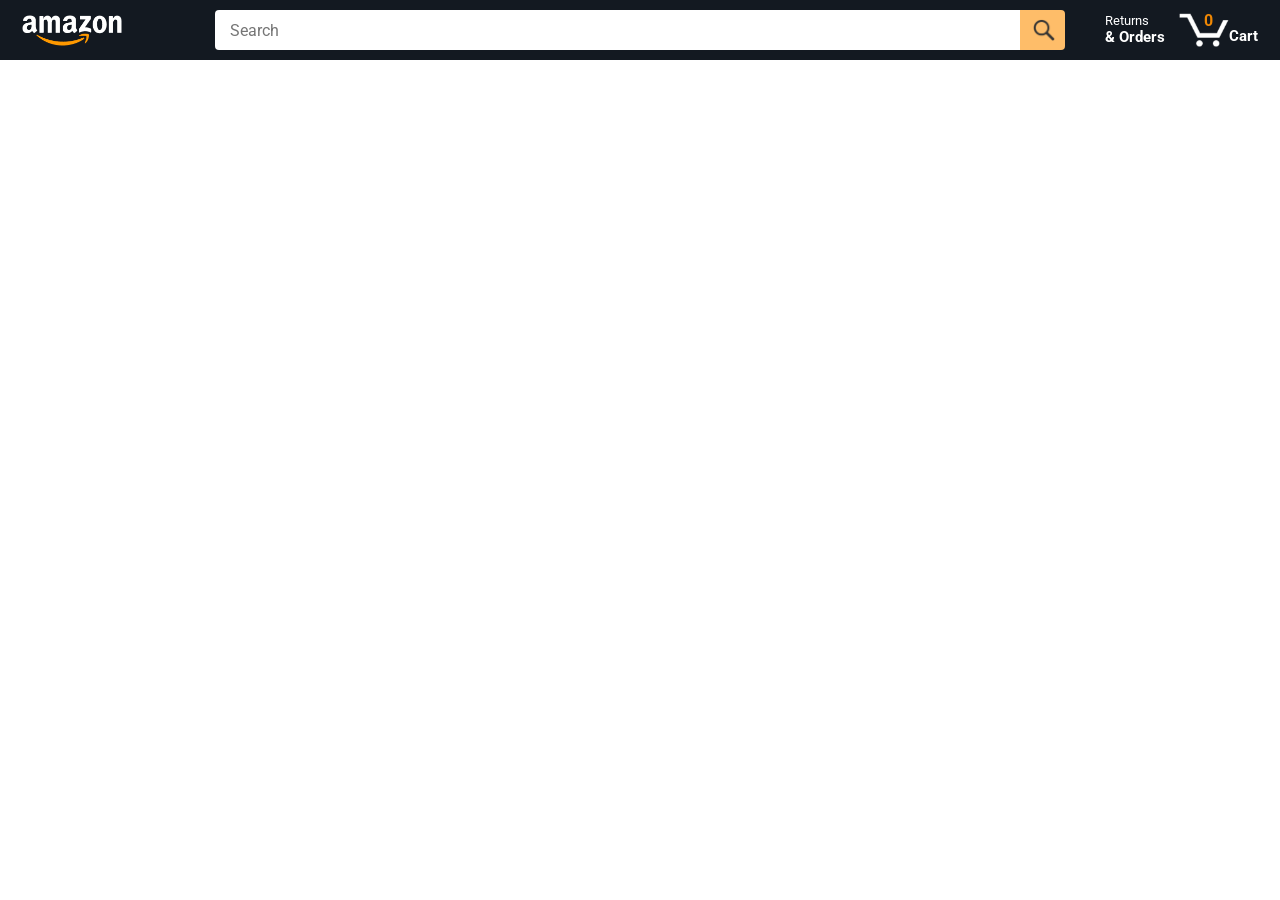
<file: index.html>
<!DOCTYPE html>
<html>
  <head>
    <title>Amazon Project</title>

    <!-- This code is needed for responsive design to work.
      (Responsive design = make the website look good on
      smaller screen sizes like a phone or a tablet). -->
    <meta name="viewport" content="width=device-width, initial-scale=1">
    
    <!-- Load a font called Roboto from Google Fonts. -->
    <link rel="preconnect" href="https://fonts.googleapis.com">
    <link rel="preconnect" href="https://fonts.gstatic.com" crossorigin>
    <link href="https://fonts.googleapis.com/css2?family=Roboto:wght@400;500;700&display=swap" rel="stylesheet">

    <!-- Here are the CSS files for this page. -->
    <link rel="stylesheet" href="styles/shared/general.css">
    <link rel="stylesheet" href="styles/shared/amazon-header.css">
    <link rel="stylesheet" href="styles/pages/amazon.css">
  </head>
  <body>
    <div class="amazon-header">
      <div class="amazon-header-left-section">
        <a href="index.html" class="header-link">
          <img class="amazon-logo"
            src="images/amazon-logo-white.png">
          <img class="amazon-mobile-logo"
            src="images/amazon-mobile-logo-white.png">
        </a>
      </div>

      <div class="amazon-header-middle-section">
        <input class="search-bar" type="text" placeholder="Search">

        <button class="search-button">
          <img class="search-icon" src="images/icons/search-icon.png">
        </button>
      </div>

      <div class="amazon-header-right-section">
        <a class="orders-link header-link" href="orders.html">
          <span class="returns-text">Returns</span>
          <span class="orders-text">& Orders</span>
        </a>

        <a class="cart-link header-link" href="checkout.html">
          <img class="cart-icon" src="images/icons/cart-icon.png">
          <div class="cart-quantity">0</div>
          <div class="cart-text">Cart</div>
        </a>
      </div>
    </div>
    
    <div class="main">
      <div class="products-grid js-products-grid">
      </div>
    </div>
    <script type = 'module' src = 'scripts/products.js'></script>
  </body>

</html>
</file>
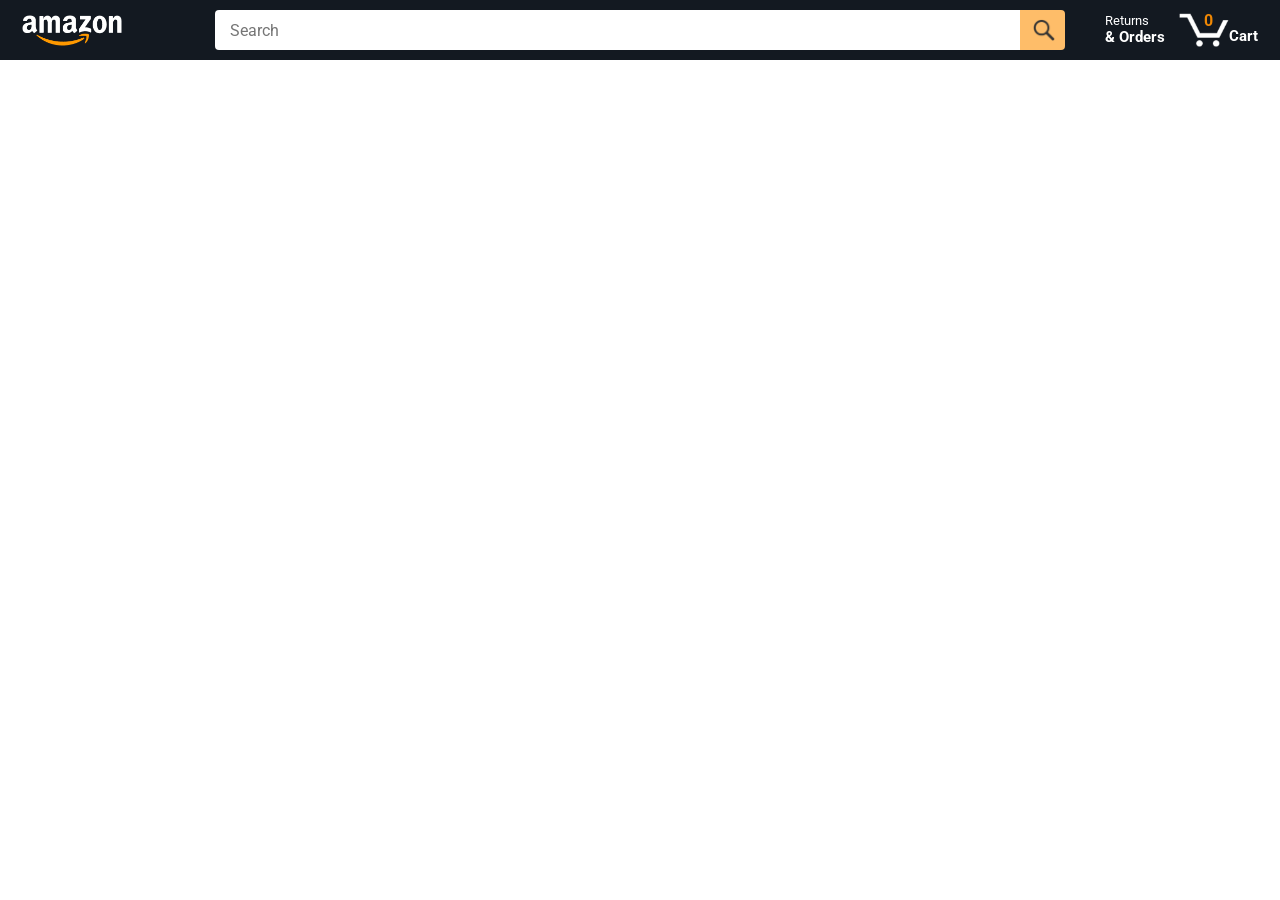
<file: amazon.html>
<!DOCTYPE html>
<html>
  <head>
    <title>Amazon Project</title>

    <!-- This code is needed for responsive design to work.
      (Responsive design = make the website look good on
      smaller screen sizes like a phone or a tablet). -->
    <meta name="viewport" content="width=device-width, initial-scale=1">

    <!-- Load a font called Roboto from Google Fonts. -->
    <link rel="preconnect" href="https://fonts.googleapis.com">
    <link rel="preconnect" href="https://fonts.gstatic.com" crossorigin>
    <link href="https://fonts.googleapis.com/css2?family=Roboto:wght@400;500;700&display=swap" rel="stylesheet">

    <!-- Here are the CSS files for this page. -->
    <link rel="stylesheet" href="styles/shared/general.css">
    <link rel="stylesheet" href="styles/shared/amazon-header.css">
    <link rel="stylesheet" href="styles/pages/amazon.css">
  </head>
  <body>
    <div class="amazon-header">
      <div class="amazon-header-left-section">
        <a href="amazon.html" class="header-link">
          <img class="amazon-logo"
            src="images/amazon-logo-white.png">
          <img class="amazon-mobile-logo"
            src="images/amazon-mobile-logo-white.png">
        </a>
      </div>

      <div class="amazon-header-middle-section">
        <input class="search-bar" type="text" placeholder="Search">

        <button class="search-button">
          <img class="search-icon" src="images/icons/search-icon.png">
        </button>
      </div>

      <div class="amazon-header-right-section">
        <a class="orders-link header-link" href="orders.html">
          <span class="returns-text">Returns</span>
          <span class="orders-text">& Orders</span>
        </a>

        <a class="cart-link header-link" href="checkout.html">
          <img class="cart-icon" src="images/icons/cart-icon.png">
          <div class="cart-quantity">0</div>
          <div class="cart-text">Cart</div>
        </a>
      </div>
    </div>
    
    <div class="main">
      <div class="products-grid js-products-grid">
      </div>
    </div>
    <script type = 'module' src = 'scripts/products.js'></script>
  </body>

</html>
</file>
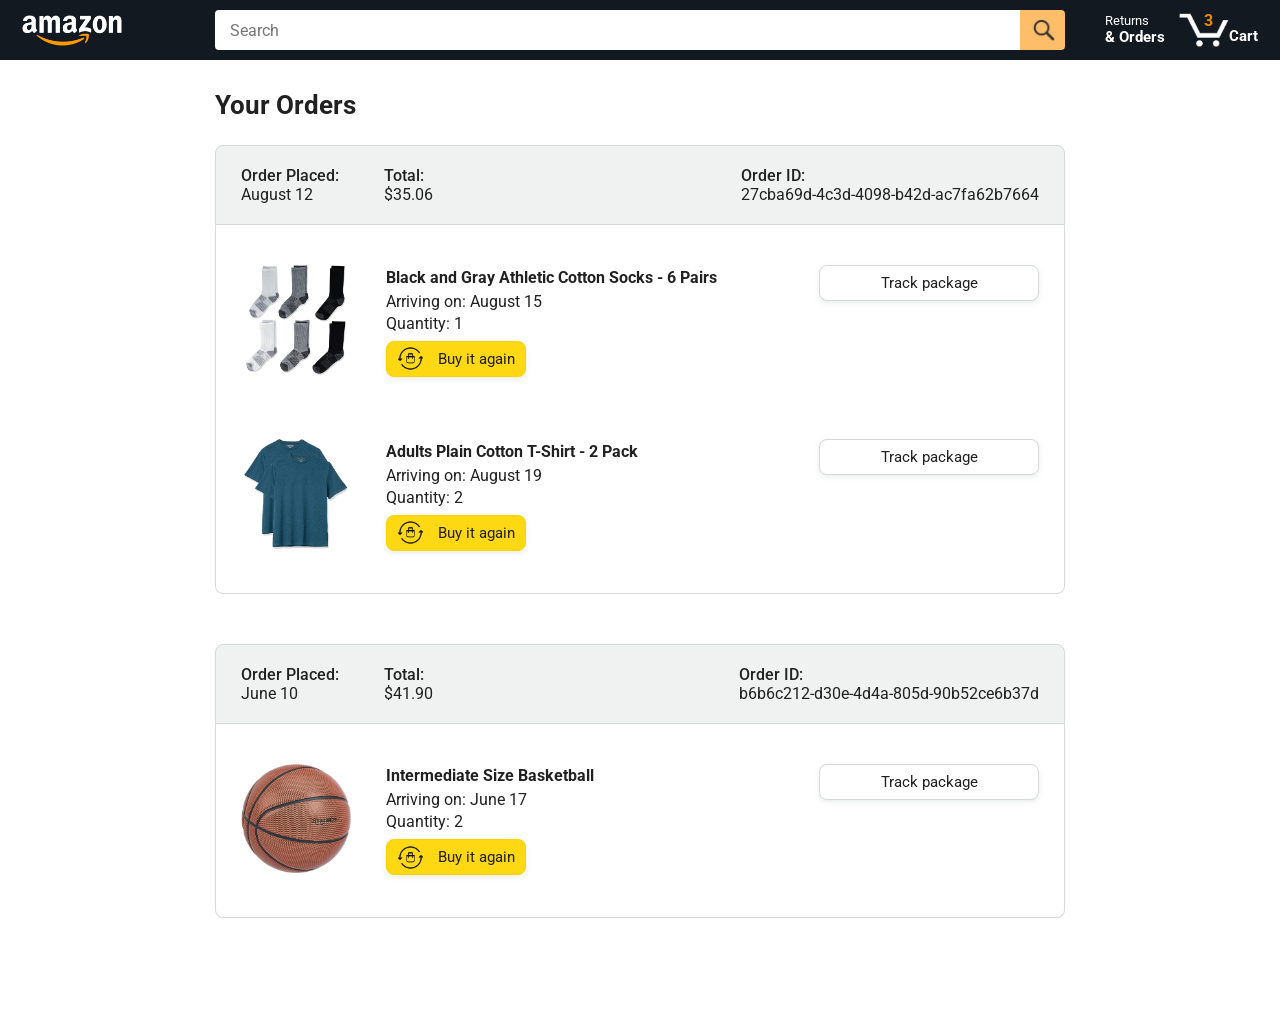
<file: orders.html>
<!DOCTYPE html>
<html>
  <head>
    <title>Orders</title>

    <!-- This code is needed for responsive design to work.
      (Responsive design = make the website look good on
      smaller screen sizes like a phone or a tablet). -->
    <meta name="viewport" content="width=device-width, initial-scale=1">

    <!-- Load a font called Roboto from Google Fonts. -->
    <link rel="preconnect" href="https://fonts.googleapis.com">
    <link rel="preconnect" href="https://fonts.gstatic.com" crossorigin>
    <link href="https://fonts.googleapis.com/css2?family=Roboto:wght@400;500;700&display=swap" rel="stylesheet">

    <!-- Here are the CSS files for this page. -->
    <link rel="stylesheet" href="styles/shared/general.css">
    <link rel="stylesheet" href="styles/shared/amazon-header.css">
    <link rel="stylesheet" href="styles/pages/orders.css">
  </head>
  <body>
    <div class="amazon-header">
      <div class="amazon-header-left-section">
        <a href="index.html" class="header-link">
          <img class="amazon-logo"
            src="images/amazon-logo-white.png">
          <img class="amazon-mobile-logo"
            src="images/amazon-mobile-logo-white.png">
        </a>
      </div>

      <div class="amazon-header-middle-section">
        <input class="search-bar" type="text" placeholder="Search">

        <button class="search-button">
          <img class="search-icon" src="images/icons/search-icon.png">
        </button>
      </div>

      <div class="amazon-header-right-section">
        <a class="orders-link header-link" href="orders.html">
          <span class="returns-text">Returns</span>
          <span class="orders-text">& Orders</span>
        </a>

        <a class="cart-link header-link" href="checkout.html">
          <img class="cart-icon" src="images/icons/cart-icon.png">
          <div class="cart-quantity">3</div>
          <div class="cart-text">Cart</div>
        </a>
      </div>
    </div>

    <div class="main">
      <div class="page-title">Your Orders</div>

      <div class="orders-grid">
        <div class="order-container">
          
          <div class="order-header">
            <div class="order-header-left-section">
              <div class="order-date">
                <div class="order-header-label">Order Placed:</div>
                <div>August 12</div>
              </div>
              <div class="order-total">
                <div class="order-header-label">Total:</div>
                <div>$35.06</div>
              </div>
            </div>

            <div class="order-header-right-section">
              <div class="order-header-label">Order ID:</div>
              <div>27cba69d-4c3d-4098-b42d-ac7fa62b7664</div>
            </div>
          </div>

          <div class="order-details-grid">
            <div class="product-image-container">
              <img src="images/products/athletic-cotton-socks-6-pairs.jpg">
            </div>

            <div class="product-details">
              <div class="product-name">
                Black and Gray Athletic Cotton Socks - 6 Pairs
              </div>
              <div class="product-delivery-date">
                Arriving on: August 15
              </div>
              <div class="product-quantity">
                Quantity: 1
              </div>
              <button class="buy-again-button button-primary">
                <img class="buy-again-icon" src="images/icons/buy-again.png">
                <span class="buy-again-message">Buy it again</span>
              </button>
            </div>

            <div class="product-actions">
              <a href="tracking.html">
                <button class="track-package-button button-secondary">
                  Track package
                </button>
              </a>
            </div>

            <div class="product-image-container">
              <img src="images/products/adults-plain-cotton-tshirt-2-pack-teal.jpg">
            </div>

            <div class="product-details">
              <div class="product-name">
                Adults Plain Cotton T-Shirt - 2 Pack
              </div>
              <div class="product-delivery-date">
                Arriving on: August 19
              </div>
              <div class="product-quantity">
                Quantity: 2
              </div>
              <button class="buy-again-button button-primary">
                <img class="buy-again-icon" src="images/icons/buy-again.png">
                <span class="buy-again-message">Buy it again</span>
              </button>
            </div>

            <div class="product-actions">
              <a href="tracking.html">
                <button class="track-package-button button-secondary">
                  Track package
                </button>
              </a>
            </div>
          </div>
        </div>

        <div class="order-container">

          <div class="order-header">
            <div class="order-header-left-section">
              <div class="order-date">
                <div class="order-header-label">Order Placed:</div>
                <div>June 10</div>
              </div>
              <div class="order-total">
                <div class="order-header-label">Total:</div>
                <div>$41.90</div>
              </div>
            </div>

            <div class="order-header-right-section">
              <div class="order-header-label">Order ID:</div>
              <div>b6b6c212-d30e-4d4a-805d-90b52ce6b37d</div>
            </div>
          </div>

          <div class="order-details-grid">
            <div class="product-image-container">
              <img src="images/products/intermediate-composite-basketball.jpg">
            </div>

            <div class="product-details">
              <div class="product-name">
                Intermediate Size Basketball
              </div>
              <div class="product-delivery-date">
                Arriving on: June 17
              </div>
              <div class="product-quantity">
                Quantity: 2
              </div>
              <button class="buy-again-button button-primary">
                <img class="buy-again-icon" src="images/icons/buy-again.png">
                <span class="buy-again-message">Buy it again</span>
              </button>
            </div>

            <div class="product-actions">
              <a href="tracking.html">
                <button class="track-package-button button-secondary">
                  Track package
                </button>
              </a>
            </div>
          </div>
        </div>
      </div>
    </div>
  </body>
</html>
</file>
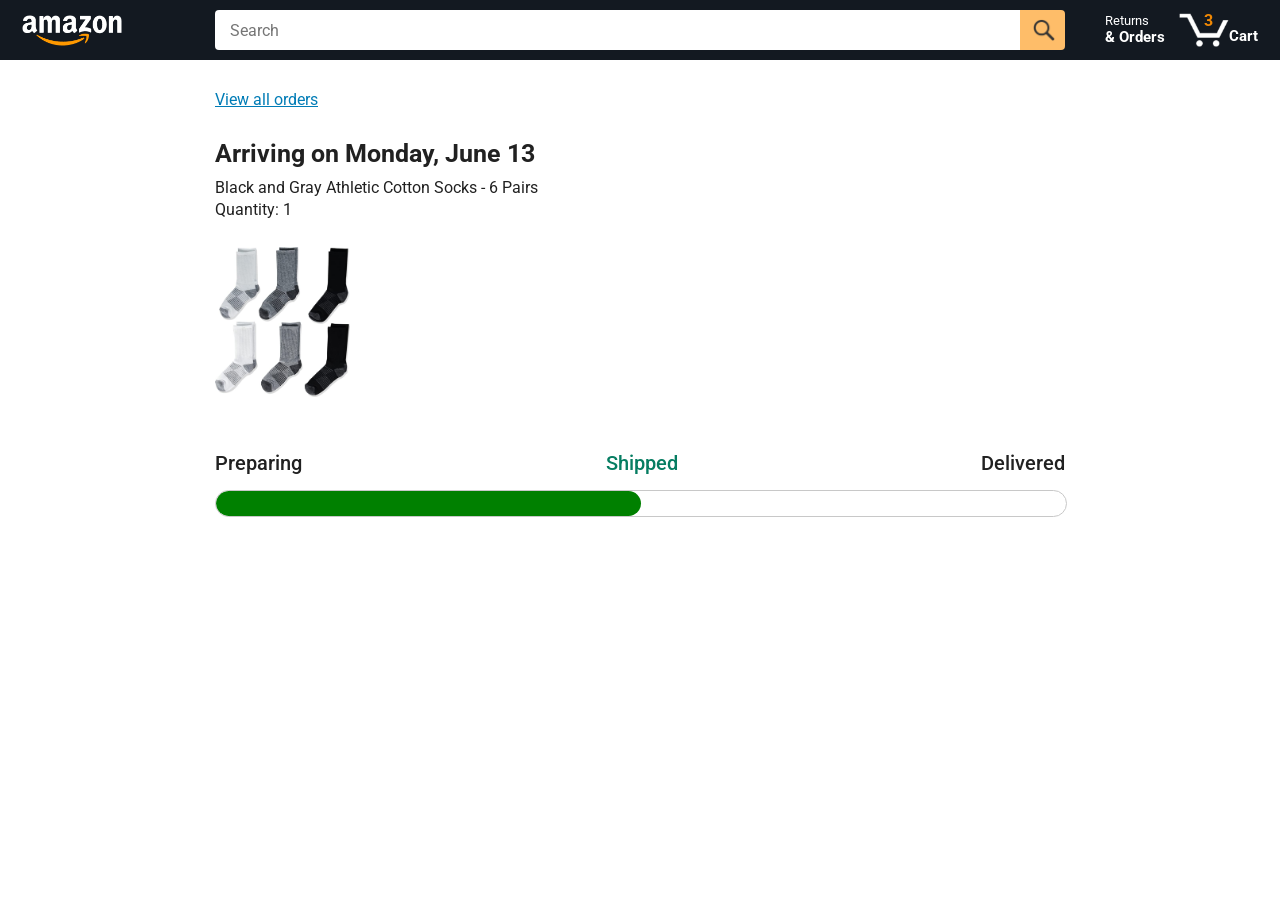
<file: tracking.html>
<!DOCTYPE html>
<html>
  <head>
    <title>Tracking</title>

    <!-- This code is needed for responsive design to work.
      (Responsive design = make the website look good on
      smaller screen sizes like a phone or a tablet). -->
    <meta name="viewport" content="width=device-width, initial-scale=1">

    <!-- Load a font called Roboto from Google Fonts. -->
    <link rel="preconnect" href="https://fonts.googleapis.com">
    <link rel="preconnect" href="https://fonts.gstatic.com" crossorigin>
    <link href="https://fonts.googleapis.com/css2?family=Roboto:wght@400;500;700&display=swap" rel="stylesheet">

    <!-- Here are the CSS files for this page. -->
    <link rel="stylesheet" href="styles/shared/general.css">
    <link rel="stylesheet" href="styles/shared/amazon-header.css">
    <link rel="stylesheet" href="styles/pages/tracking.css">
  </head>
  <body>
    <div class="amazon-header">
      <div class="amazon-header-left-section">
        <a href="index.html" class="header-link">
          <img class="amazon-logo"
            src="images/amazon-logo-white.png">
          <img class="amazon-mobile-logo"
            src="images/amazon-mobile-logo-white.png">
        </a>
      </div>

      <div class="amazon-header-middle-section">
        <input class="search-bar" type="text" placeholder="Search">

        <button class="search-button">
          <img class="search-icon" src="images/icons/search-icon.png">
        </button>
      </div>

      <div class="amazon-header-right-section">
        <a class="orders-link header-link" href="orders.html">
          <span class="returns-text">Returns</span>
          <span class="orders-text">& Orders</span>
        </a>

        <a class="cart-link header-link" href="checkout.html">
          <img class="cart-icon" src="images/icons/cart-icon.png">
          <div class="cart-quantity">3</div>
          <div class="cart-text">Cart</div>
        </a>
      </div>
    </div>

    <div class="main">
      <div class="order-tracking">
        <a class="back-to-orders-link link-primary" href="orders.html">
          View all orders
        </a>

        <div class="delivery-date">
          Arriving on Monday, June 13
        </div>

        <div class="product-info">
          Black and Gray Athletic Cotton Socks - 6 Pairs
        </div>

        <div class="product-info">
          Quantity: 1
        </div>

        <img class="product-image" src="images/products/athletic-cotton-socks-6-pairs.jpg">

        <div class="progress-labels-container">
          <div class="progress-label">
            Preparing
          </div>
          <div class="progress-label current-status">
            Shipped
          </div>
          <div class="progress-label">
            Delivered
          </div>
        </div>

        <div class="progress-bar-container">
          <div class="progress-bar"></div>
        </div>
      </div>
    </div>
  </body>
</html>
</file>
<file: styles/shared/general.css>
body {
  font-family: Roboto, Arial;
  color: rgb(33, 33, 33);
  /* The <body> element has a default margin of 8px
     on all sides. This removes the default margins. */
  margin: 0;
}

/* <p> elements have a default margin on the top
   and bottom. This removes the default margins. */
p {
  margin: 0;
}

button {
  cursor: pointer;
}

select {
  cursor: pointer;
}

input, select, button {
  font-family: Roboto, Arial;
}

.button-primary {
  color: rgb(33, 33, 33);
  background-color: rgb(255, 216, 20);
  border: 1px solid rgb(252, 210, 0);
  border-radius: 8px;
  cursor: pointer;
  box-shadow: 0 2px 5px rgba(213, 217, 217, 0.5);
}

.button-primary:hover {
  background-color: rgb(247, 202, 0);
  border: 1px solid rgb(242, 194, 0);
}

.button-primary:active {
  background: rgb(255, 216, 20);
  border-color: rgb(252, 210, 0);
  box-shadow: none;
}

.button-secondary {
  color: rgb(33, 33, 33);
  background: white;
  border: 1px solid rgb(213, 217, 217);
  border-radius: 8px;
  cursor: pointer;
  box-shadow: 0 2px 5px rgba(213, 217, 217, 0.5);
}

.button-secondary:hover {
  background-color: rgb(247, 250, 250);
}

.button-secondary:active {
  background-color: rgb(237, 253, 255);
  box-shadow: none;
}

/* These styles will limit text to 2 lines. Anything
   beyond 2 lines will be replaced with "..."
   You can find this code by using an A.I. tool or by
   searching in Google.
   https://css-tricks.com/almanac/properties/l/line-clamp/ */
.limit-text-to-2-lines {
  display: -webkit-box;
  -webkit-line-clamp: 2;
  -webkit-box-orient: vertical;
  overflow: hidden;
}

.link-primary {
  color: rgb(1, 124, 182);
  cursor: pointer;
}

.link-primary:hover {
  color: rgb(196, 80, 0);
}

/* Styles for dropdown selectors. */
select {
  color: rgb(33, 33, 33);
  background-color: rgb(240, 240, 240);
  border: 1px solid rgb(213, 217, 217);
  border-radius: 8px;
  padding: 3px 5px;
  font-size: 15px;
  cursor: pointer;
  box-shadow: 0 2px 5px rgba(213, 217, 217, 0.5);
}

select:focus,
input:focus {
  outline: 2px solid rgb(255, 153, 0);
}
</file>
<file: styles/shared/amazon-header.css>
.amazon-header {
  background-color: rgb(19, 25, 33);
  color: white;
  padding-left: 15px;
  padding-right: 15px;

  display: flex;
  align-items: center;
  justify-content: space-between;

  position: fixed;
  top: 0;
  left: 0;
  right: 0;
  height: 60px;
}

.amazon-header-left-section {
  width: 180px;
}

@media (max-width: 800px) {
  .amazon-header-left-section {
    width: unset;
  }
}

.header-link {
  display: inline-block;
  padding: 6px;
  border-radius: 2px;
  cursor: pointer;
  text-decoration: none;
  border: 1px solid rgba(0, 0, 0, 0);
}

.header-link:hover {
  border: 1px solid white;
}

.amazon-logo {
  width: 100px;
  margin-top: 5px;
}

.amazon-mobile-logo {
  display: none;
}

@media (max-width: 575px) {
  .amazon-logo {
    display: none;
  }

  .amazon-mobile-logo {
    display: block;
    height: 35px;
    margin-top: 5px;
  }
}

.amazon-header-middle-section {
  flex: 1;
  max-width: 850px;
  margin-left: 10px;
  margin-right: 10px;
  display: flex;
}

.search-bar {
  flex: 1;
  width: 0;
  font-size: 16px;
  height: 38px;
  padding-left: 15px;
  border: none;
  border-top-left-radius: 4px;
  border-bottom-left-radius: 4px;
  border-top-right-radius: 0;
  border-bottom-right-radius: 0;
}

.search-button {
  background-color: rgb(254, 189, 105);
  border: none;
  width: 45px;
  height: 40px;
  border-top-right-radius: 4px;
  border-bottom-right-radius: 4px;
  flex-shrink: 0;
}

.search-icon {
  height: 22px;
  margin-left: 2px;
  margin-top: 3px;
}

.amazon-header-right-section {
  width: 180px;
  flex-shrink: 0;
  display: flex;
  justify-content: end;
}

.orders-link {
  color: white;
}

.returns-text {
  display: block;
  font-size: 13px;
}

.orders-text {
  display: block;
  font-size: 15px;
  font-weight: 700;
}

.cart-link {
  color: white;
  display: flex;
  align-items: center;
  position: relative;
}

.cart-icon {
  width: 50px;
}

.cart-text {
  margin-top: 12px;
  font-size: 15px;
  font-weight: 700;
}

.cart-quantity {
  color: rgb(240, 136, 4);
  font-size: 16px;
  font-weight: 700;

  position: absolute;
  top: 4px;
  left: 22px;
  
  width: 26px;
  text-align: center;
}
</file>
<file: styles/pages/amazon.css>
.main {
  margin-top: 60px;
}

.products-grid {
  display: grid;

  /* - In CSS Grid, 1fr means a column will take up the
       remaining space in the grid.
     - If we write 1fr 1fr ... 1fr; 8 times, this will
       divide the grid into 8 columns, each taking up an
       equal amount of the space.
     - repeat(8, 1fr); is a shortcut for repeating "1fr"
       8 times (instead of typing out "1fr" 8 times).
       repeat(...) is a special property that works with
       display: grid; */
  grid-template-columns: repeat(8, 1fr);
}

/* @media is used to create responsive design (making the
   website look good on any screen size). This @media
   means when the screen width is 2000px or less, we
   will divide the grid into 7 columns instead of 8. */
@media (max-width: 2000px) {
  .products-grid {
    grid-template-columns: repeat(7, 1fr);
  }
}

/* This @media means when the screen width is 1600px or
   less, we will divide the grid into 6 columns. */
@media (max-width: 1600px) {
  .products-grid {
    grid-template-columns: repeat(6, 1fr);
  }
}

@media (max-width: 1300px) {
  .products-grid {
    grid-template-columns: repeat(5, 1fr);
  }
}

@media (max-width: 1000px) {
  .products-grid {
    grid-template-columns: repeat(4, 1fr);
  }
}

@media (max-width: 800px) {
  .products-grid {
    grid-template-columns: repeat(3, 1fr);
  }
}

@media (max-width: 575px) {
  .products-grid {
    grid-template-columns: repeat(2, 1fr);
  }
}

@media (max-width: 450px) {
  .products-grid {
    grid-template-columns: 1fr;
  }
}

.product-container {
  padding-top: 40px;
  padding-bottom: 25px;
  padding-left: 25px;
  padding-right: 25px;

  border-right: 1px solid rgb(231, 231, 231);
  border-bottom: 1px solid rgb(231, 231, 231);

  display: flex;
  flex-direction: column;
}

.product-image-container {
  display: flex;
  justify-content: center;
  align-items: center;

  height: 180px;
  margin-bottom: 20px;
}

.product-image {
  /* Images will overflow their container by default. To
    prevent this, we set max-width and max-height to 100%
    so they stay inside their container. */
  max-width: 100%;
  max-height: 100%;
}

.product-name {
  height: 40px;
  margin-bottom: 5px;
}

.product-rating-container {
  display: flex;
  align-items: center;
  margin-bottom: 10px;
}

.product-rating-stars {
  width: 100px;
  margin-right: 6px;
}

.product-rating-count {
  color: rgb(1, 124, 182);
  cursor: pointer;
  margin-top: 3px;
}

.product-price {
  font-weight: 700;
  margin-bottom: 10px;
}

.product-quantity-container {
  margin-bottom: 17px;
}

.product-spacer {
  flex: 1;
}

.added-to-cart {
  color: rgb(6, 125, 98);
  font-size: 16px;

  display: flex;
  align-items: center;
  margin-bottom: 8px;

  /* At first, the "Added to cart" message will
     be invisible. Use JavaScript to change the
     opacity and make it visible. */
  opacity: 0;
}
.added-to-cart-on{
    color: rgb(6, 125, 98);
  font-size: 16px;

  display: flex;
  align-items: center;
  margin-bottom: 8px;

  /* At first, the "Added to cart" message will
     be invisible. Use JavaScript to change the
     opacity and make it visible. */
  opacity: 1;
}

.added-to-cart img {
  height: 20px;
  margin-right: 5px;
}

.add-to-cart-button {
  width: 100%;
  padding: 8px;
  border-radius: 50px;
}
</file>
<file: styles/pages/orders.css>
.main {
  max-width: 850px;
  margin-top: 90px;
  margin-bottom: 100px;
  padding-left: 20px;
  padding-right: 20px;

  /* margin-left: auto;
     margin-right auto;
     Is a trick for centering an element horizontally
     without needing a container. */
  margin-left: auto;
  margin-right: auto;
}

.page-title {
  font-weight: 700;
  font-size: 26px;
  margin-bottom: 25px;
}

.orders-grid {
  display: grid;
  grid-template-columns: 1fr;
  row-gap: 50px;
}

.order-header {
  background-color: rgb(240, 242, 242);
  border: 1px solid rgb(213, 217, 217);

  display: flex;
  align-items: center;
  justify-content: space-between;

  padding: 20px 25px;
  border-top-left-radius: 8px;
  border-top-right-radius: 8px;
}

.order-header-left-section {
  display: flex;
  flex-shrink: 0;
}

.order-header-label {
  font-weight: 500;
}

.order-date,
.order-total {
  margin-right: 45px;
}

.order-header-right-section {
  flex-shrink: 1;
}

@media (max-width: 575px) {
  .order-header {
    flex-direction: column;
    align-items: start;
    line-height: 23px;
    padding: 15px;
  }

  .order-header-left-section {
    flex-direction: column;
  }

  .order-header-label {
    margin-right: 5px;
  }

  .order-date,
  .order-total {
    display: grid;
    grid-template-columns: auto 1fr;
    margin-right: 0;
  }

  .order-header-right-section {
    display: grid;
    grid-template-columns: auto 1fr;
  }
}

.order-details-grid {
  padding: 40px 25px;
  border: 1px solid rgb(213, 217, 217);
  border-top: none;
  border-bottom-left-radius: 8px;
  border-bottom-right-radius: 8px;

  display: grid;
  grid-template-columns: 110px 1fr 220px;
  column-gap: 35px;
  row-gap: 60px;
  align-items: center;
}

@media (max-width: 800px) {
  .order-details-grid {
    grid-template-columns: 110px 1fr;
    row-gap: 0;
    padding-bottom: 8px;
  }
}

@media (max-width: 450px) {
  .order-details-grid {
    grid-template-columns: 1fr;
  }
}

.product-image-container {
  text-align: center;
}

.product-image-container img {
  max-width: 110px;
  max-height: 110px;
}

.product-name {
  font-weight: 700;
  margin-bottom: 5px;
}

.product-delivery-date {
  margin-bottom: 3px;
}

.product-quantity {
  margin-bottom: 8px;
}

.buy-again-button {
  font-size: 15px;
  width: 140px;
  height: 36px;
  border-radius: 8px;

  display: flex;
  align-items: center;
  justify-content: center;
}

.buy-again-icon {
  width: 25px;
  margin-right: 15px;
}

.product-actions {
  align-self: start;
}

.track-package-button {
  width: 100%;
  font-size: 15px;
  padding: 8px;
}

@media (max-width: 800px) {
  .buy-again-button {
    margin-bottom: 10px;
  }

  .product-actions {
    /* grid-column: 2 means this element will be placed
       in column 2 in the grid. (Normally, the column that
       an element is placed in is determined by the order
       of the elements in the HTML. grid-column overrides
       this default ordering). */
    grid-column: 2;
    margin-bottom: 30px;
  }

  .track-package-button {
    width: 140px;
  }
}

@media (max-width: 450px) {
  .product-image-container {
    text-align: center;
    margin-bottom: 25px;
  }

  .product-image-container img {
    max-width: 150px;
    max-height: 150px;
  }

  .product-name {
    margin-bottom: 10px;
  }

  .product-quantity {
    margin-bottom: 15px;
  }

  .buy-again-button {
    width: 100%;
    margin-bottom: 15px;
  }

  .product-actions {
    /* grid-column: auto; undos grid-column: 2; from above.
       This element will now be placed in its normal column
       in the grid. */
    grid-column: auto;
    margin-bottom: 70px;
  }

  .track-package-button {
    width: 100%;
    padding: 12px;
  }
}
</file>
<file: styles/pages/tracking.css>
.main {
  max-width: 850px;
  margin-top: 90px;
  margin-bottom: 100px;
  padding-left: 30px;
  padding-right: 30px;

  /* margin-left: auto;
     margin-right auto;
     Is a trick for centering an element horizontally
     without needing a container. */
  margin-left: auto;
  margin-right: auto;
}

.back-to-orders-link {
  display: inline-block;
  margin-bottom: 30px;
}

.delivery-date {
  font-size: 25px;
  font-weight: 700;
  margin-bottom: 10px;
}

.product-info {
  margin-bottom: 3px;
}

.product-image {
  max-width: 150px;
  max-height: 150px;
  margin-top: 25px;
  margin-bottom: 50px;
}

.progress-labels-container {
  display: flex;
  justify-content: space-between;
  font-size: 20px;
  font-weight: 500;
  margin-bottom: 15px;
}

.current-status {
  color: rgb(6, 125, 98);
}

@media (max-width: 575px) {
  .progress-labels-container {
    font-size: 16px;
  }
}

@media (max-width: 450px) {
  .progress-labels-container {
    flex-direction: column;
    margin-bottom: 5px;
  }

  .progress-label {
    margin-bottom: 3px;
  }
}

.progress-bar-container {
  height: 25px;
  width: 100%;

  border: 1px solid rgb(200, 200, 200);
  border-radius: 50px;
  overflow: hidden;
}

.progress-bar {
  height: 100%;
  background-color: green;
  border-radius: 50px;
  width: 50%;
}
</file>
